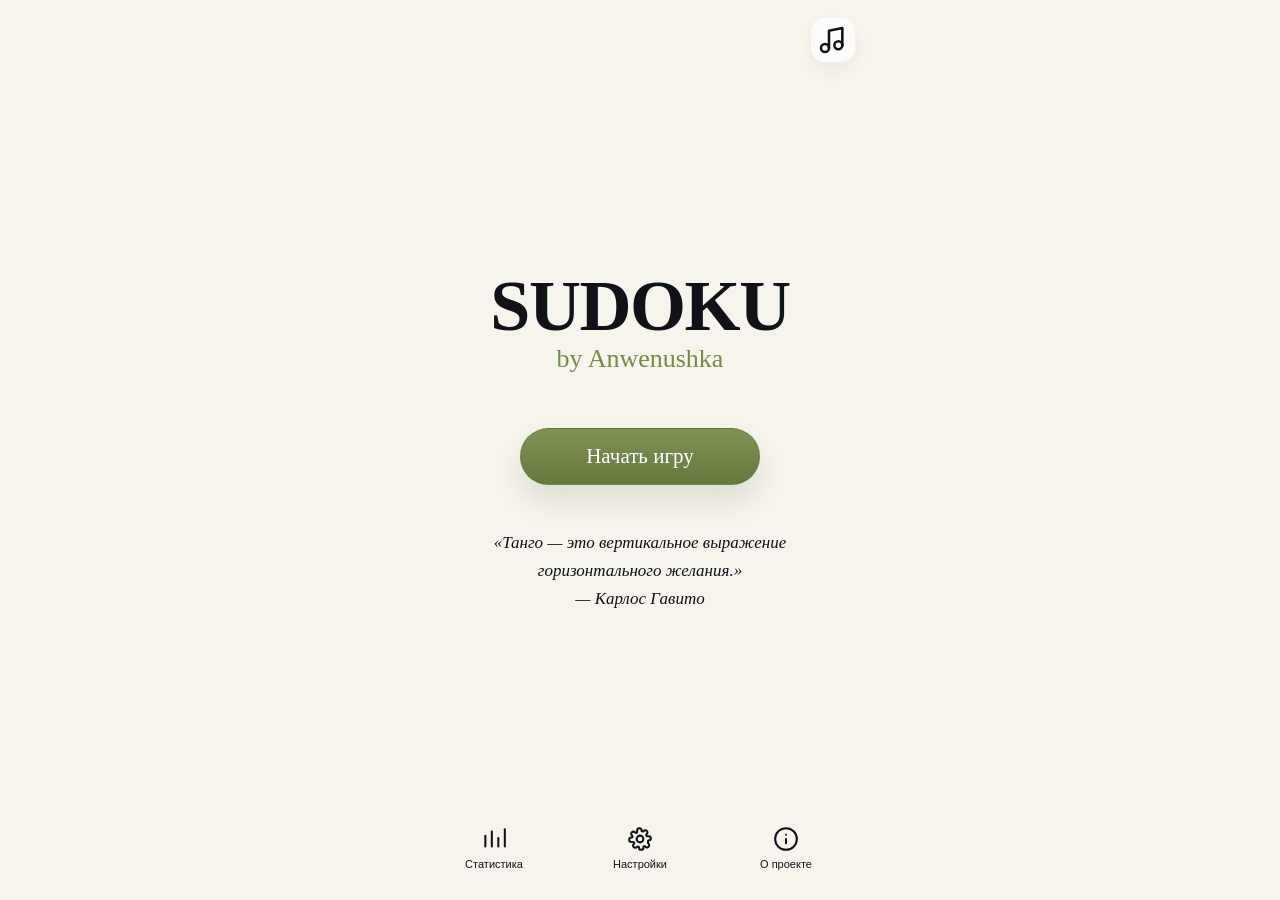
<file: index.html>
<!doctype html>
<html lang="ru">
<head>
<meta charset="utf-8">
<meta name="viewport" content="width=device-width,initial-scale=1,viewport-fit=cover">
<meta name="theme-color" content="#f7f4ee">
<title>SUDOKU by Anwenushka</title>
<style>
:root{
  --bg:#f7f4ee; --paper:#fffcf7; --card:rgba(255,255,255,.76); --text:#111217; --muted:#84807a;
  --line:#d7d0c5; --olive:#77894a; --olive-deep:#62733c; --olive-soft:#edf1e5; --red:#da575a;
  --shadow:0 12px 36px rgba(66,53,34,.06); --radius:24px; --screen-w:430px;
}
*{box-sizing:border-box}
html,body{margin:0;min-height:100%;background:var(--bg);color:var(--text);font-family:-apple-system,BlinkMacSystemFont,"SF Pro Display","Segoe UI",sans-serif}
button,input,select{font:inherit}
body{overflow-x:hidden}
body, .screen{position:relative}
body::before, body::after{content:""; position:fixed; inset:0; pointer-events:none; z-index:-2}
body::before{background:linear-gradient(180deg,#fbf8f2,#f4efe5)}
body::after{z-index:-1; opacity:.85; background:
  radial-gradient(ellipse at 8% 10%, rgba(97,119,59,.13), transparent 24%),
  radial-gradient(ellipse at 18% 18%, rgba(97,119,59,.08), transparent 18%),
  radial-gradient(ellipse at 88% 16%, rgba(97,119,59,.10), transparent 20%),
  radial-gradient(ellipse at 78% 8%, rgba(97,119,59,.07), transparent 14%),
  linear-gradient(180deg, rgba(255,255,255,.18), rgba(255,255,255,0));
  filter: blur(4px);
}
body.tango::before{background:linear-gradient(180deg,#5d4737,#87654b 34%,#b89369 58%,#5a4336 100%)}
body.tango::after{background:
  radial-gradient(circle at 16% 18%, rgba(255,232,192,.45), transparent 10%),
  radial-gradient(circle at 24% 26%, rgba(255,210,153,.24), transparent 6%),
  radial-gradient(circle at 82% 16%, rgba(255,232,196,.42), transparent 9%),
  radial-gradient(circle at 72% 28%, rgba(255,221,170,.18), transparent 7%),
  radial-gradient(circle at 20% 74%, rgba(144,36,36,.26), transparent 14%),
  radial-gradient(circle at 28% 77%, rgba(238,187,170,.28), transparent 5%),
  radial-gradient(circle at 72% 72%, rgba(41,27,18,.35), transparent 19%),
  linear-gradient(180deg, rgba(0,0,0,.08), rgba(0,0,0,.18));
  filter: blur(8px);
}
.app{min-height:100vh}
.screen{display:none;min-height:100vh;padding:18px 14px calc(22px + env(safe-area-inset-bottom))}
.screen.active{display:flex;flex-direction:column}
.wrap{width:min(var(--screen-w),100%);margin:0 auto;position:relative}
.card{background:var(--card);backdrop-filter:blur(18px);border:1px solid rgba(144,134,120,.18);border-radius:var(--radius);box-shadow:var(--shadow)}
.topbar{display:grid;grid-template-columns:44px 1fr 96px;align-items:center;gap:8px;margin-bottom:10px}
.icon-row{display:flex;justify-content:flex-end;gap:8px}
.icon-btn,.back-btn{width:44px;height:44px;border:0;border-radius:14px;background:rgba(255,255,255,.78);display:grid;place-items:center;color:var(--text);box-shadow:0 8px 18px rgba(66,53,34,.05)}
.back-btn{background:transparent;box-shadow:none}
.icon-btn.active{background:linear-gradient(180deg,var(--olive),var(--olive-deep));color:#fff}
.brand{text-align:center;font-family:Georgia,"Times New Roman",serif;font-size:31px;line-height:.94;font-weight:600;letter-spacing:.01em}
.brand-sub{text-align:center;font-family:"Snell Roundhand","Segoe Script",cursive;color:var(--olive);font-size:14px;margin-top:4px}
.page-title{font-family:Georgia,"Times New Roman",serif;font-weight:400;font-size:34px;text-align:center;margin:0}
.start-screen .wrap{min-height:calc(100vh - 40px);display:flex;flex-direction:column}
.hero{flex:1;display:flex;flex-direction:column;align-items:center;justify-content:center;text-align:center;padding:18px 12px 22px;position:relative}
.hero .brand{font-size:72px;letter-spacing:-.02em}
.hero .brand-sub{font-size:26px}
body.tango .hero .brand, body.tango .hero .brand-sub, body.tango .quote, body.tango .navbtn{color:#fff7ef;text-shadow:0 2px 12px rgba(0,0,0,.25)}
body.tango .hero .brand-sub{color:#f0eadf}
.cta{margin-top:54px;min-width:240px;padding:15px 30px;border:1px solid rgba(90,105,48,.26);border-radius:999px;background:linear-gradient(180deg,#809257,#65783e);color:#fff;font:21px Georgia,serif;box-shadow:0 16px 28px rgba(74,93,45,.14)}
.quote{margin-top:44px;max-width:350px;font:italic 17px/1.65 Georgia,serif}
.bottom-nav{display:grid;grid-template-columns:repeat(3,1fr);gap:8px;margin-top:auto}
.navbtn{border:0;background:transparent;padding:8px 2px;display:flex;flex-direction:column;align-items:center;gap:6px;color:var(--text)}
.navbtn span{font-size:11px}
.navbtn .ni{width:26px;height:26px}
.hero-art{display:none}
body.tango .hero-art{display:block;position:absolute;left:22px;bottom:112px;width:86px;height:140px;border-radius:20px;background:
 radial-gradient(circle at 28% 20%, rgba(255,214,184,.95), transparent 22%),
 radial-gradient(circle at 55% 28%, rgba(174,27,36,.92), transparent 14%),
 radial-gradient(circle at 68% 18%, rgba(203,96,103,.95), transparent 15%),
 radial-gradient(circle at 44% 18%, rgba(244,233,222,.95), transparent 13%),
 linear-gradient(180deg, rgba(62,38,28,.0), rgba(62,38,28,.0)),
 radial-gradient(circle at 48% 72%, rgba(13,10,8,.95), transparent 30%),
 linear-gradient(180deg, rgba(52,34,24,.2), rgba(52,34,24,.2));box-shadow:0 16px 28px rgba(0,0,0,.18)}
body.tango .hero-art::before{content:"";position:absolute;left:10px;right:10px;bottom:18px;height:46px;border-radius:18px;background:radial-gradient(circle at 50% 50%, rgba(0,0,0,.95) 0 42%, transparent 44%),linear-gradient(180deg,#24170f,#0d0a08)}
body.tango .hero-art::after{content:"";position:absolute;left:-4px;bottom:8px;width:26px;height:56px;background:radial-gradient(circle at 60% 12%, rgba(255,216,198,.9), transparent 26%),radial-gradient(circle at 40% 34%, #b4242d 0 26%, transparent 30%),radial-gradient(circle at 68% 32%, #f4e2d8 0 22%, transparent 26%),radial-gradient(circle at 34% 44%, #b57b62 0 12%, transparent 16%),linear-gradient(180deg,#32553d,#1d3424);border-radius:16px;transform:rotate(-4deg)}
.meta{display:grid;grid-template-columns:minmax(110px,1fr) auto auto;gap:8px;align-items:center;margin:4px 0 10px}
.level-wrap{position:relative}.level{width:100%;appearance:none;border:1px solid rgba(140,130,116,.22);background:rgba(255,255,255,.72);border-radius:10px;padding:8px 30px 8px 10px;font-size:12px}.level-wrap::after{content:"▾";position:absolute;right:10px;top:50%;transform:translateY(-50%);font-size:16px;color:#666}
.timer{font:600 16px Georgia,serif;white-space:nowrap}.errors{justify-self:end;display:flex;align-items:center;gap:5px;white-space:nowrap;font-size:11px;color:var(--muted)}.dots{display:flex;gap:4px}.dot{width:7px;height:7px;border:1px solid #a3a09b;border-radius:50%}.dot.on{background:var(--red);border-color:var(--red)}
.board{aspect-ratio:1;display:grid;grid-template-columns:repeat(9,1fr);background:rgba(255,255,255,.84);border:1.6px solid #555a60;border-radius:10px;overflow:hidden;box-shadow:0 8px 16px rgba(42,29,19,.04)}
.cell{border:0;border-right:1px solid #d7d9dc;border-bottom:1px solid #d7d9dc;background:transparent;font:clamp(20px,5.2vw,28px) Georgia,serif;color:#20242a}
.cell:nth-child(9n){border-right:0}.cell:nth-child(n+73){border-bottom:0}.cell[data-c="2"],.cell[data-c="5"]{border-right:1.6px solid #8a8f93}.cell[data-r="2"],.cell[data-r="5"]{border-bottom:1.6px solid #8a8f93}.cell.fixed{font-weight:600}.cell.user{color:var(--olive-deep);font-weight:700}.cell.rel{background:rgba(97,119,59,.05)}.cell.same{background:rgba(97,119,59,.14)}.cell.sel{background:rgba(97,119,59,.22)}.cell.err{color:var(--red);background:#fff1f1}
.msg{height:12px;text-align:center;font-size:11px;color:var(--muted);margin:5px 0 1px}
.nums{display:grid;grid-template-columns:repeat(9,1fr);gap:5px;margin:8px 0 6px}.num{aspect-ratio:1;border:1px solid #e0dbd2;border-radius:8px;background:rgba(255,255,255,.76);font:21px Georgia,serif;color:#111;box-shadow:0 5px 10px rgba(40,30,20,.03)}.num.chosen{background:linear-gradient(180deg,#83965a,#6a7c40);color:#fff}.num.used{opacity:.25}
.actions{display:grid;grid-template-columns:repeat(3,1fr);gap:8px}.actions button{border:1px solid #e0dbd2;border-radius:14px;background:rgba(255,255,255,.76);min-height:66px;padding:6px 4px;box-shadow:0 5px 12px rgba(40,30,20,.03)}.actions .ai{display:block;width:24px;height:24px;margin:0 auto 4px}.actions small{display:block;font-size:10px;color:#333}
.settings-list{display:grid;gap:14px}.setting{padding:18px;display:grid;grid-template-columns:56px 1fr auto;gap:14px;align-items:center}.sicon{width:34px;height:34px;display:grid;place-items:center}.setting h3{margin:0;font:400 19px Georgia,serif}.setting p{margin:5px 0 0;color:var(--muted);font-size:12px;line-height:1.42}.segment{grid-column:2/4;display:grid;grid-template-columns:1fr 1fr;border:1px solid rgba(140,130,116,.28);border-radius:18px;overflow:hidden;background:#fff}.segment button{border:0;background:transparent;padding:12px 10px;font-size:17px}.segment .active{background:linear-gradient(180deg,#8a9a5c,#6f8440);color:#fff}
.switch{width:56px;height:32px;border:0;border-radius:999px;background:#c9ccca;position:relative}.switch::after{content:"";position:absolute;top:3px;left:3px;width:26px;height:26px;border-radius:50%;background:#fff;transition:.18s}.switch.on{background:linear-gradient(180deg,#8a9a5c,#6f8440)}.switch.on::after{left:27px}
.reset-row{padding:18px}.danger{display:flex;align-items:center;justify-content:center;gap:14px;width:100%;border:1px solid var(--red);background:transparent;color:var(--red);padding:14px;border-radius:18px;font-size:18px;font-family:Georgia,serif}
.about-card{padding:20px 18px 26px}.about-card .brand{font-size:58px}.about-card .brand-sub{font-size:26px}.lead{text-align:center;font:400 17px/1.45 Georgia,serif;max-width:340px;margin:18px auto 26px}.about-grid{display:grid;grid-template-columns:1fr auto;gap:14px 18px;border-top:1px solid rgba(120,112,100,.26);border-bottom:1px solid rgba(120,112,100,.26);padding:22px 0;font:400 20px Georgia,serif}.about-love{text-align:center;margin:24px 0 10px;font:italic 20px/1.42 Georgia,serif}.heart{width:34px;height:34px;margin:14px auto;color:var(--olive-deep)}
.stats-grid{display:grid;grid-template-columns:repeat(2,1fr);gap:12px}.stat{padding:22px 10px;text-align:center}.stat b{display:block;font:600 34px Georgia,serif;color:var(--olive-deep)}
.finish-center{flex:1;display:flex;align-items:center;justify-content:center}.finish-card{padding:22px 20px 28px;text-align:center}.check{width:88px;height:88px;border-radius:50%;display:grid;place-items:center;margin:4px auto 16px;background:linear-gradient(180deg,#809257,#5f7337);color:#fff}.done-title{font:400 52px Georgia,serif;margin:0 0 8px}.done-sub{font-size:20px;margin-bottom:26px}.done-grid{display:grid;grid-template-columns:1fr auto;gap:16px 18px;max-width:260px;margin:0 auto 26px;text-align:left;font:400 20px Georgia,serif}.finish-note{font:italic 18px/1.5 Georgia,serif;max-width:320px;margin:18px auto 0}
body.tango .finish-center .finish-card{background:rgba(255,249,239,.82)}
body.tango .finish-card{position:relative;overflow:hidden}
body.tango .finish-card::before{content:"";position:absolute;inset:0;z-index:-1;background:linear-gradient(180deg,rgba(255,255,255,.3),rgba(255,255,255,.08))}
body.tango .done-title{font-family:"Snell Roundhand","Segoe Script",cursive;font-size:44px;line-height:1.08;color:#2f241f}.accent-red{color:#a32e31}
.hidden{display:none!important}
svg{display:block}
@media (max-width:390px){.hero .brand{font-size:60px}.hero .brand-sub{font-size:23px}.cta{min-width:220px}.setting h3{font-size:17px}.about-card .brand{font-size:52px}.about-card .brand-sub{font-size:24px}}
</style>
</head>
<body>
<div class="app">
  <section id="start" class="screen start-screen active">
    <div class="wrap">
      <div class="topbar" style="grid-template-columns:1fr 44px">
        <div></div>
        <button class="icon-btn radioOpen" aria-label="Радио"></button>
      </div>
      <div class="hero">
        <div class="hero-art"></div>
        <div class="brand">SUDOKU</div>
        <div class="brand-sub">by Anwenushka</div>
        <button id="startGame" class="cta">Начать игру</button>
        <div class="quote">«Танго — это вертикальное выражение<br>горизонтального желания.»<br>— Карлос Гавито</div>
      </div>
      <div class="bottom-nav">
        <button class="navbtn" data-nav="stats"><span class="ni stat-icon"></span><span>Статистика</span></button>
        <button class="navbtn" data-nav="settings"><span class="ni gear-icon"></span><span>Настройки</span></button>
        <button class="navbtn" data-nav="about"><span class="ni info-icon"></span><span>О проекте</span></button>
      </div>
    </div>
  </section>

  <section id="game" class="screen">
    <div class="wrap">
      <div class="topbar">
        <button class="back-btn" data-nav="start" aria-label="Назад"></button>
        <div><div class="brand">SUDOKU</div><div class="brand-sub">by Anwenushka</div></div>
        <div class="icon-row"><button class="icon-btn radioOpen" aria-label="Радио"></button><button class="icon-btn" data-nav="settings" aria-label="Настройки"><span class="gear-icon sm"></span></button></div>
      </div>
      <div class="meta">
        <div class="level-wrap"><select id="level" class="level"><option value="easy">Лёгкая</option><option value="medium" selected>Средняя</option><option value="hard">Сложная</option></select></div>
        <div id="time" class="timer">00:00</div>
        <div class="errors">Ошибки <span id="dots" class="dots"></span><span id="mistakesText">0/5</span></div>
      </div>
      <div id="board" class="board"></div>
      <div id="msg" class="msg"></div>
      <div id="nums" class="nums"></div>
      <div class="actions">
        <button id="newBtn"><span class="ai reset-icon"></span><small>Новая игра</small></button>
        <button id="reloadBtn"><span class="ai reload-icon"></span><small>Перезагрузка</small></button>
        <button id="hintBtn"><span class="ai bulb-icon"></span><small>Подсказка (<span id="hintCount">3</span>)</small></button>
      </div>
    </div>
  </section>

  <section id="finish" class="screen">
    <div class="wrap finish-center">
      <div id="finishCard" class="card finish-card">
        <div class="check"><span class="check-icon"></span></div>
        <h1 id="finishTitle" class="done-title">Готово!</h1>
        <div id="finishSub" class="done-sub">Вы решили судоку!</div>
        <div class="done-grid"><div>Время</div><div id="fTime">00:00</div><div>Ошибки</div><div id="fMistakes">0</div><div>Сложность</div><div id="fLevel">Средняя</div></div>
        <button id="againBtn" class="cta" style="margin-top:0">Играть ещё раз</button>
        <div id="finishNote" class="finish-note">«Маленькие победы делают день лучше.»</div>
      </div>
    </div>
  </section>

  <section id="settings" class="screen">
    <div class="wrap">
      <div class="topbar" style="grid-template-columns:44px 1fr 44px">
        <button class="back-btn" data-nav="start"></button>
        <h1 class="page-title">Настройки</h1>
        <div></div>
      </div>
      <div class="settings-list">
        <div class="setting card">
          <div class="sicon palette-icon"></div>
          <div><h3>Режим оформления</h3><p>21 сентября праздничный режим включается автоматически</p></div>
          <div></div>
          <div class="segment"><button id="modeNormal">Обычный</button><button id="modeTango">Танго</button></div>
        </div>
        <div class="setting card">
          <div class="sicon grid-icon"></div>
          <div><h3>Подсвечивать одинаковые цифры</h3><p>Выделять все одинаковые цифры на поле при выборе</p></div>
          <button id="sameSwitch" class="switch"></button>
        </div>
        <div class="setting card">
          <div class="sicon warn-icon"></div>
          <div><h3>Сразу показывать ошибку</h3><p>Неправильная цифра сразу подсвечивается на поле</p></div>
          <button id="errorSwitch" class="switch"></button>
        </div>
        <div class="card">
          <div class="setting" style="padding-bottom:12px">
            <div class="sicon reset-icon"></div>
            <div><h3>Сбросить статистику</h3><p>Все данные о сыгранных партиях будут удалены</p></div>
            <div class="chev-icon"></div>
          </div>
          <div class="reset-row"><button id="resetStats" class="danger"><span class="trash-icon"></span>Сбросить статистику</button></div>
        </div>
      </div>
    </div>
  </section>

  <section id="about" class="screen">
    <div class="wrap card about-card">
      <div class="topbar" style="grid-template-columns:44px 1fr 44px">
        <button class="back-btn" data-nav="start"></button><h1 class="page-title">О проекте</h1><div></div>
      </div>
      <div class="brand">SUDOKU</div>
      <div class="brand-sub">by Anwenushka</div>
      <div class="lead">Небольшая игра, созданная<br>специально для одного человека.</div>
      <div class="about-grid"><div>Версия</div><div>1.0</div><div>Создано</div><div>2026</div><div>Автор</div><div>Sander Stripa</div></div>
      <div class="about-love">Сделано с любовью<br>к хорошим головоломкам, танго<br>и красивым маленьким вещам.</div>
      <div class="heart"></div>
      <div class="about-love" style="margin-top:0">Для Anwenushka. 2026.</div>
    </div>
  </section>

  <section id="stats" class="screen">
    <div class="wrap">
      <div class="topbar" style="grid-template-columns:44px 1fr 44px"><button class="back-btn" data-nav="start"></button><h1 class="page-title">Статистика</h1><div></div></div>
      <div class="stats-grid"><div class="card stat"><b id="sPlayed">0</b><span>Сыграно</span></div><div class="card stat"><b id="sWon">0</b><span>Решено</span></div><div class="card stat"><b id="sBest">—</b><span>Лучшее время</span></div><div class="card stat"><b id="sMistakes">0</b><span>Ошибок всего</span></div></div>
    </div>
  </section>
</div>
<audio id="radioAudio" preload="none" playsinline src="https://nr1.newradio.it:19180/stream"></audio>
<script>
const $=id=>document.getElementById(id);
function icon(svg, cls=''){return `<svg class="${cls}" viewBox="0 0 24 24" fill="none" stroke="currentColor" stroke-width="1.9" stroke-linecap="round" stroke-linejoin="round">${svg}</svg>`}
const icons={
  back:icon('<path d="M15 4 7 12l8 8"/>',''),
  gear:icon('<circle cx="12" cy="12" r="3.1"/><path d="M19.4 15a1 1 0 0 0 .2 1.1l.1.1a2 2 0 1 1-2.8 2.8l-.1-.1a1 1 0 0 0-1.1-.2 1 1 0 0 0-.6.9V20a2 2 0 1 1-4 0v-.1a1 1 0 0 0-.7-.9 1 1 0 0 0-1.1.2l-.1.1a2 2 0 1 1-2.8-2.8l.1-.1a1 1 0 0 0 .2-1.1 1 1 0 0 0-.9-.6H4a2 2 0 1 1 0-4h.1a1 1 0 0 0 .9-.7 1 1 0 0 0-.2-1.1l-.1-.1a2 2 0 1 1 2.8-2.8l.1.1a1 1 0 0 0 1.1.2h.1a1 1 0 0 0 .6-.9V4a2 2 0 1 1 4 0v.1a1 1 0 0 0 .6.9h.1a1 1 0 0 0 1.1-.2l.1-.1a2 2 0 1 1 2.8 2.8l-.1.1a1 1 0 0 0-.2 1.1v.1a1 1 0 0 0 .9.6H20a2 2 0 1 1 0 4h-.1a1 1 0 0 0-.5.6z"/>'),
  note:icon('<path d="M9 18V5l10-2v13"/><circle cx="6" cy="18" r="3"/><circle cx="16" cy="16" r="3"/>'),
  info:icon('<circle cx="12" cy="12" r="10"/><path d="M12 16v-4"/><path d="M12 8h.01"/>'),
  stats:icon('<path d="M4 19V9"/><path d="M10 19V5"/><path d="M16 19v-8"/><path d="M22 19V3"/>'),
  palette:icon('<path d="M12 3a9 9 0 1 0 0 18h1.4a2.6 2.6 0 1 0 0-5.2H12a1.8 1.8 0 0 1 0-3.6h1.2A4.8 4.8 0 0 0 18 7.4 4.4 4.4 0 0 0 12 3Z"/><circle cx="7.5" cy="10" r="1"/><circle cx="10" cy="7.5" r="1"/><circle cx="14" cy="7.5" r="1"/><circle cx="16.5" cy="10" r="1"/>'),
  grid:icon('<path d="M4 4h16v16H4z"/><path d="M4 9h16M4 15h16M9 4v16M15 4v16"/>'),
  warn:icon('<path d="M12 3 2.8 19a1.2 1.2 0 0 0 1 1.8h16.4a1.2 1.2 0 0 0 1-1.8L12 3Z"/><path d="M12 9v4"/><path d="M12 17h.01"/>'),
  reset:icon('<path d="M3 12a9 9 0 0 0 15.5 6.4"/><path d="M21 12A9 9 0 0 0 5.5 5.6"/><path d="M3 4v5h5"/><path d="M21 20v-5h-5"/>'),
  reload:icon('<path d="M20 11a8 8 0 0 0-14-4"/><path d="M4 4v5h5"/><path d="M4 13a8 8 0 0 0 14 4"/><path d="M20 20v-5h-5"/>'),
  bulb:icon('<path d="M9 18h6"/><path d="M10 22h4"/><path d="M12 2a7 7 0 0 0-4 12.8c.5.4 1 1.3 1.1 2.2h5.8c.1-.9.5-1.8 1.1-2.2A7 7 0 0 0 12 2Z"/>'),
  check:icon('<path d="m5 13 4 4L19 7"/>'),
  trash:icon('<path d="M3 6h18"/><path d="M8 6V4h8v2"/><path d="M19 6l-1 14H6L5 6"/><path d="M10 11v6M14 11v6"/>'),
  heart:icon('<path d="M12 21s-7-4.5-9-9a5.5 5.5 0 0 1 9-6 5.5 5.5 0 0 1 9 6c-2 4.5-9 9-9 9Z"/>'),
  chev:icon('<path d="M9 6l6 6-6 6"/>')
};
function paintIcons(){
  document.querySelectorAll('.radioOpen').forEach(b=>b.innerHTML=icons.note);
  document.querySelectorAll('.back-btn').forEach(b=>b.innerHTML=icons.back);
  document.querySelectorAll('.gear-icon').forEach(el=>el.innerHTML=icons.gear);
  document.querySelectorAll('.info-icon').forEach(el=>el.innerHTML=icons.info);
  document.querySelectorAll('.stat-icon').forEach(el=>el.innerHTML=icons.stats);
  document.querySelectorAll('.note-icon').forEach(el=>el.innerHTML=icons.note);
  document.querySelectorAll('.palette-icon').forEach(el=>el.innerHTML=icons.palette);
  document.querySelectorAll('.grid-icon').forEach(el=>el.innerHTML=icons.grid);
  document.querySelectorAll('.warn-icon').forEach(el=>el.innerHTML=icons.warn);
  document.querySelectorAll('.reset-icon').forEach(el=>el.innerHTML=icons.reset);
  document.querySelectorAll('.reload-icon').forEach(el=>el.innerHTML=icons.reload);
  document.querySelectorAll('.bulb-icon').forEach(el=>el.innerHTML=icons.bulb);
  document.querySelectorAll('.check-icon').forEach(el=>el.innerHTML=icons.check);
  document.querySelectorAll('.trash-icon').forEach(el=>el.innerHTML=icons.trash);
  document.querySelectorAll('.heart').forEach(el=>el.innerHTML=icons.heart);
  document.querySelectorAll('.chev-icon').forEach(el=>el.innerHTML=icons.chev);
}
paintIcons();

const screens=['start','game','finish','settings','about','stats'];
const audio=$('radioAudio');
const storage={
  get(k,d){try{return JSON.parse(localStorage.getItem(k)) ?? d}catch{return d}},
  set(k,v){localStorage.setItem(k, JSON.stringify(v))}
};
let settings=storage.get('sudoku_settings',null);
const today=new Date();
const autoTango=today.getDate()===21 && (today.getMonth()+1)===9;
const defaults={mode:autoTango?'tango':'normal',modeManual:false,highlightSame:true,instantError:true};
if(!settings) settings=defaults;
else settings={...defaults,...settings,highlightSame:settings.highlightSame ?? settings.same ?? true,instantError:settings.instantError ?? settings.inst ?? true};
let stats=storage.get('sudoku_stats',{played:0,won:0,best:null,mistakes:0});
function saveSettings(){storage.set('sudoku_settings',settings)}
function saveStats(){storage.set('sudoku_stats',stats)}
function show(id){screens.forEach(s=>$(s).classList.toggle('active', s===id)); if(id==='stats') renderStats(); applyTheme();}
function applyTheme(){document.body.classList.toggle('tango', settings.mode==='tango'); $('modeNormal').classList.toggle('active', settings.mode==='normal'); $('modeTango').classList.toggle('active', settings.mode==='tango'); $('sameSwitch').classList.toggle('on', settings.highlightSame); $('errorSwitch').classList.toggle('on', settings.instantError); audio.volume=.7; const title=$('finishTitle'), sub=$('finishSub'), note=$('finishNote'); if(settings.mode==='tango'){title.innerHTML='С твоим<br>личным днём<br>танго, <span class="accent-red">Юлёчек!</span>'; sub.textContent=''; note.innerHTML='Пусть танго и дальше будет тем местом, где ты остаёшься собой, где есть движение, вдохновение и люди, которые это видят и ценят.<br><br>Спасибо тебе за твоё танго.';} else {title.textContent='Готово!'; sub.textContent='Вы решили судоку!'; note.textContent='«Маленькие победы делают день лучше.»';} document.querySelectorAll('.radioOpen').forEach(b=>b.classList.toggle('active', !audio.paused));}

const P={
  easy:['504608012072105340198042067059060420426053701703904806901037084087019035045086070'],
  medium:['000260701680070090190004500820100040004602900050003028009300074040050036703018000','000590104920010030430007800250400070007905300080006052003600017070080069106042000'],
  hard:['000000010400000000020000000000050407008000300001090000300400200050100000000806000']
};
let puzzle='',solution='',vals=[],initialVals=[],sel=-1,sec=0,timer=null,started=false,done=false,mistakes=0,hints=3,active=null,wrong=-1;
const maxMistakes=5; const B=$('board'), M=$('msg');
function solve(p){const a=p.split('').map(Number);function valid(i,n){const r=(i/9)|0,c=i%9,br=((r/3)|0)*3,bc=((c/3)|0)*3;for(let k=0;k<9;k++){if(a[r*9+k]===n||a[k*9+c]===n)return false}for(let y=br;y<br+3;y++)for(let x=bc;x<bc+3;x++)if(a[y*9+x]===n)return false;return true}function bt(){const i=a.indexOf(0);if(i<0)return true;for(let n=1;n<10;n++){if(valid(i,n)){a[i]=n;if(bt())return true;a[i]=0}}return false}return bt()?a.join(''):null;}
for(let n=1;n<10;n++){const b=document.createElement('button');b.className='num';b.dataset.n=n;b.textContent=n;b.onclick=()=>{active=n;syncNums();if(sel>=0&&puzzle[sel]==='0')put(n);draw()};$('nums').appendChild(b)}
for(let i=0;i<5;i++){const d=document.createElement('span');d.className='dot';$('dots').appendChild(d)}
function fmt(s){return String((s/60)|0).padStart(2,'0')+':'+String(s%60).padStart(2,'0')}
function startTimer(){if(started||done)return;started=true;timer=setInterval(()=>{if(!done){sec++;$('time').textContent=fmt(sec)}},1000)}
function setDots(){[...$('dots').children].forEach((d,i)=>d.classList.toggle('on',i<mistakes)); $('mistakesText').textContent=`${mistakes}/${maxMistakes}`}
function setNums(){for(let n=1;n<10;n++){document.querySelector(`.num[data-n="${n}"]`).classList.toggle('used', vals.filter(v=>v===String(n)).length>=9)} }
function syncNums(){document.querySelectorAll('.num').forEach(b=>b.classList.toggle('chosen', Number(b.dataset.n)===active))}
function message(t,c=''){M.textContent=t; M.style.color=c==='err'?'var(--red)':c==='ok'?'var(--olive-deep)':'var(--muted)'; clearTimeout(message.t); if(t) message.t=setTimeout(()=>{if(!done) M.textContent=''},1500)}
function pick(){const arr=P[$('level').value]; return arr[Math.floor(Math.random()*arr.length)]}
function load(p){puzzle=p; solution=solve(puzzle); vals=[...puzzle].map(x=>x==='0'?'':x); initialVals=[...vals]; sel=-1;sec=0;clearInterval(timer);started=false;done=false;mistakes=0;hints=3;active=null;wrong=-1; $('time').textContent='00:00'; $('hintCount').textContent=hints; setDots(); setNums(); syncNums(); message(''); draw();}
function newGame(){load(pick()); stats.played++; saveStats(); renderStats();}
function reloadGame(){vals=[...initialVals];sel=-1;sec=0;clearInterval(timer);started=false;done=false;mistakes=0;hints=3;active=null;wrong=-1;$('time').textContent='00:00';$('hintCount').textContent=hints;setDots();setNums();syncNums();message('');draw()}
function draw(){B.innerHTML=''; vals.forEach((v,i)=>{const r=(i/9)|0,c=i%9; const btn=document.createElement('button'); btn.className='cell'+(puzzle[i]!=='0'?' fixed':v?' user':''); btn.dataset.r=r; btn.dataset.c=c; btn.textContent=v; if(sel>=0){const sr=(sel/9)|0, sc=sel%9, sameBox=((r/3)|0)===((sr/3)|0)&&((c/3)|0)===((sc/3)|0); if(r===sr||c===sc||sameBox) btn.classList.add('rel'); if(i===sel) btn.classList.add('sel'); if(settings.highlightSame && vals[sel] && v===vals[sel]) btn.classList.add('same'); } if(settings.highlightSame && active && v===String(active)) btn.classList.add('same'); if(i===wrong) btn.classList.add('err'); btn.onclick=()=>{sel=i;if(v){active=Number(v);syncNums()} startTimer(); draw()}; B.appendChild(btn); });}
function clearWrong(i){setTimeout(()=>{if(vals[i]!==solution[i]) vals[i]=''; if(wrong===i) wrong=-1; setNums(); draw();}, settings.instantError?420:0)}
function put(n){if(done||sel<0||puzzle[sel]!=='0') return; startTimer(); const i=sel; vals[i]=String(n); active=n; syncNums(); if(String(n)!==solution[i]){mistakes=Math.min(maxMistakes,mistakes+1); stats.mistakes++; saveStats(); setDots(); if(settings.instantError){wrong=i; message('Неправильно — цифра убрана','err'); draw(); clearWrong(i)} else {wrong=i; draw()} if(mistakes>=maxMistakes){done=true; setTimeout(()=>{alert('Пять ошибок. Начнём заново.'); reloadGame();}, 220)} return;} wrong=-1; setNums(); draw(); message('Верно','ok'); if(vals.every(Boolean)) finish();}
function hint(){if(done||hints<=0)return; let i=sel; if(i<0||puzzle[i]!=='0'||vals[i]===solution[i]) i=vals.findIndex((v,k)=>puzzle[k]==='0'&&v!==solution[k]); if(i<0)return; vals[i]=solution[i]; sel=i; active=+solution[i]; hints--; $('hintCount').textContent=hints; syncNums(); setNums(); draw(); if(vals.every(Boolean)) finish()}
function finish(){done=true; clearInterval(timer); stats.won++; if(!stats.best || sec<stats.best) stats.best=sec; saveStats(); $('fTime').textContent=fmt(sec); $('fMistakes').textContent=mistakes; $('fLevel').textContent=$('level').selectedOptions[0].textContent; show('finish')}
function renderStats(){$('sPlayed').textContent=stats.played; $('sWon').textContent=stats.won; $('sBest').textContent=stats.best?fmt(stats.best):'—'; $('sMistakes').textContent=stats.mistakes}

function toggleRadio(){if(!audio.paused){audio.pause(); applyTheme(); return} audio.play().then(applyTheme).catch(()=>{});} audio.addEventListener('pause',applyTheme); audio.addEventListener('playing',applyTheme); audio.volume=.7;

$('startGame').onclick=()=>{show('game'); if(!solution) newGame()}; $('againBtn').onclick=()=>{newGame(); show('game')}; $('newBtn').onclick=newGame; $('reloadBtn').onclick=reloadGame; $('hintBtn').onclick=hint; $('level').onchange=newGame; document.addEventListener('keydown',e=>{if(/^[1-9]$/.test(e.key)) put(+e.key)});
Array.from(document.querySelectorAll('[data-nav]')).forEach(b=>b.onclick=()=>show(b.dataset.nav)); Array.from(document.querySelectorAll('.radioOpen')).forEach(b=>b.onclick=toggleRadio);
$('modeNormal').onclick=()=>{settings.mode='normal';settings.modeManual=true;saveSettings();applyTheme()}; $('modeTango').onclick=()=>{settings.mode='tango';settings.modeManual=true;saveSettings();applyTheme()}; $('sameSwitch').onclick=()=>{settings.highlightSame=!settings.highlightSame;saveSettings();applyTheme();draw()}; $('errorSwitch').onclick=()=>{settings.instantError=!settings.instantError;saveSettings();applyTheme()}; $('resetStats').onclick=()=>{stats={played:0,won:0,best:null,mistakes:0}; saveStats(); renderStats();};
show('start'); applyTheme(); newGame(); show('start'); renderStats();
</script>
</body>
</html>
</file>
